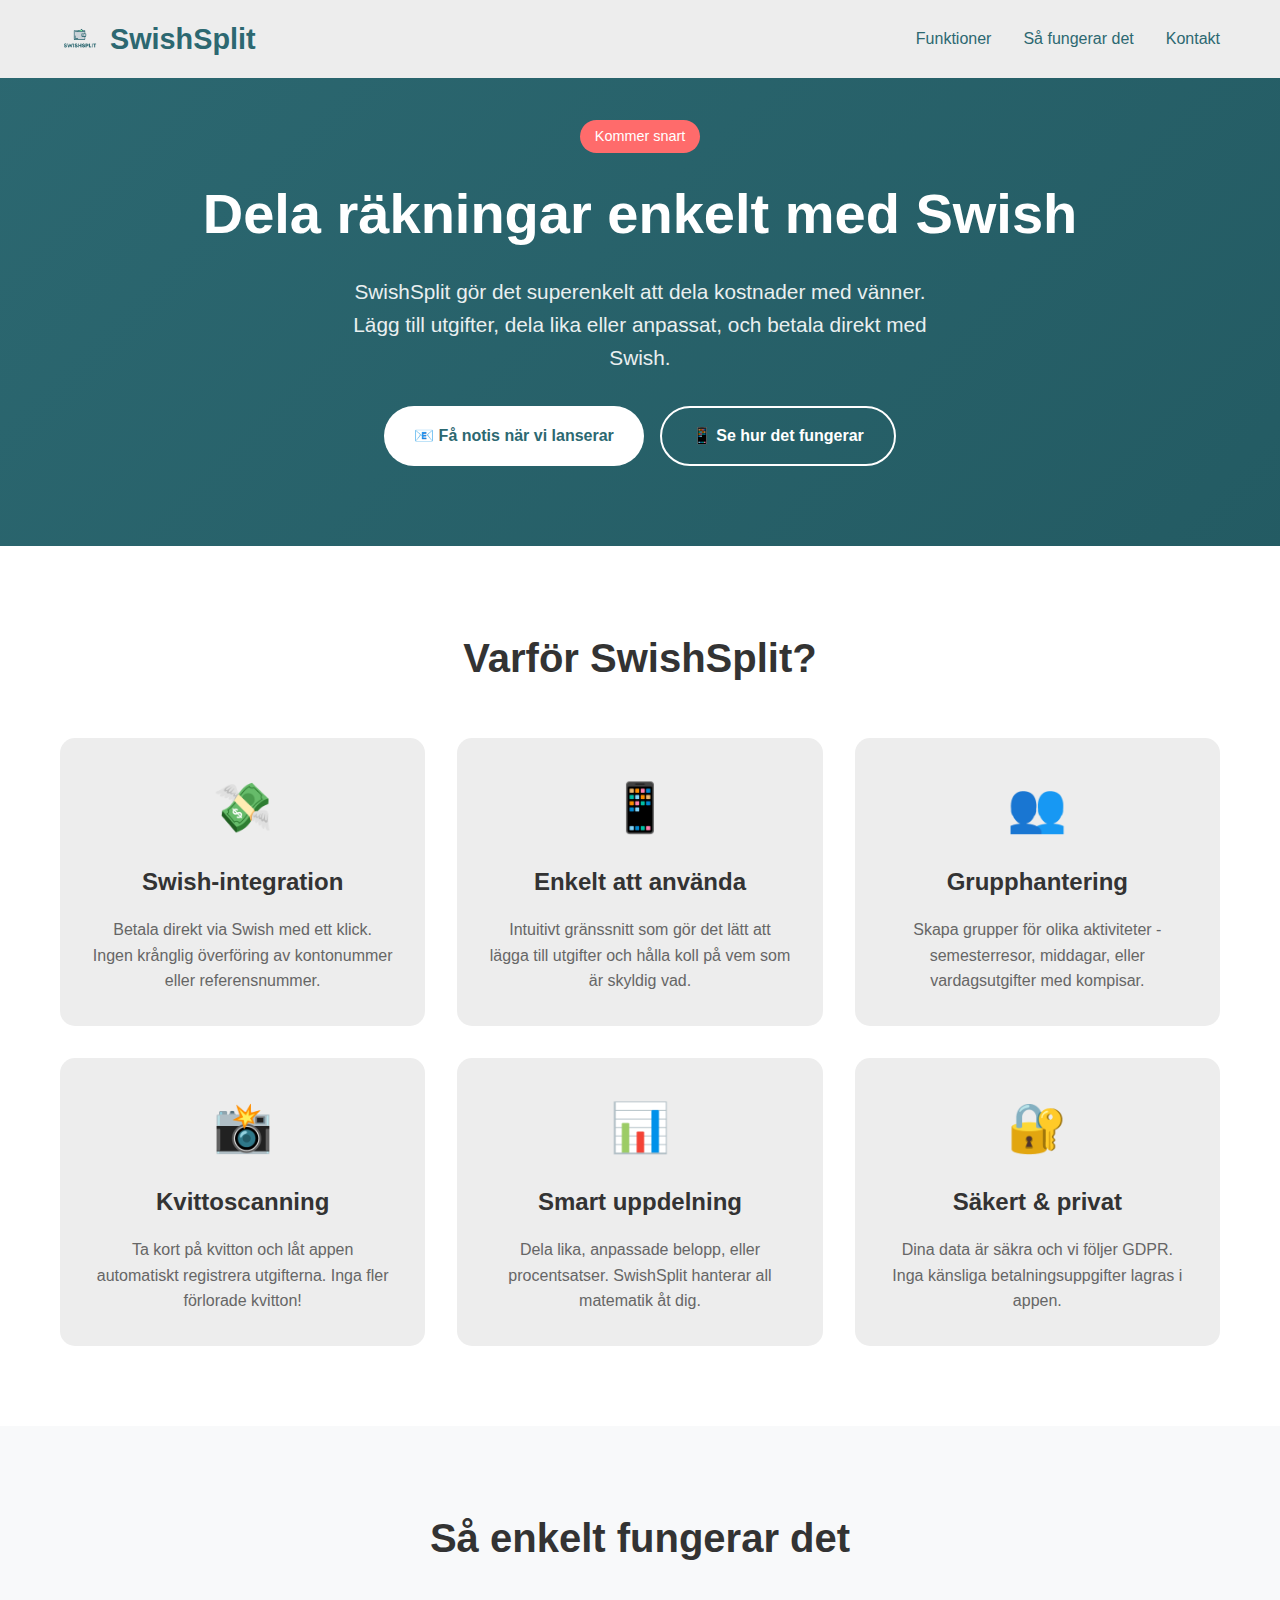
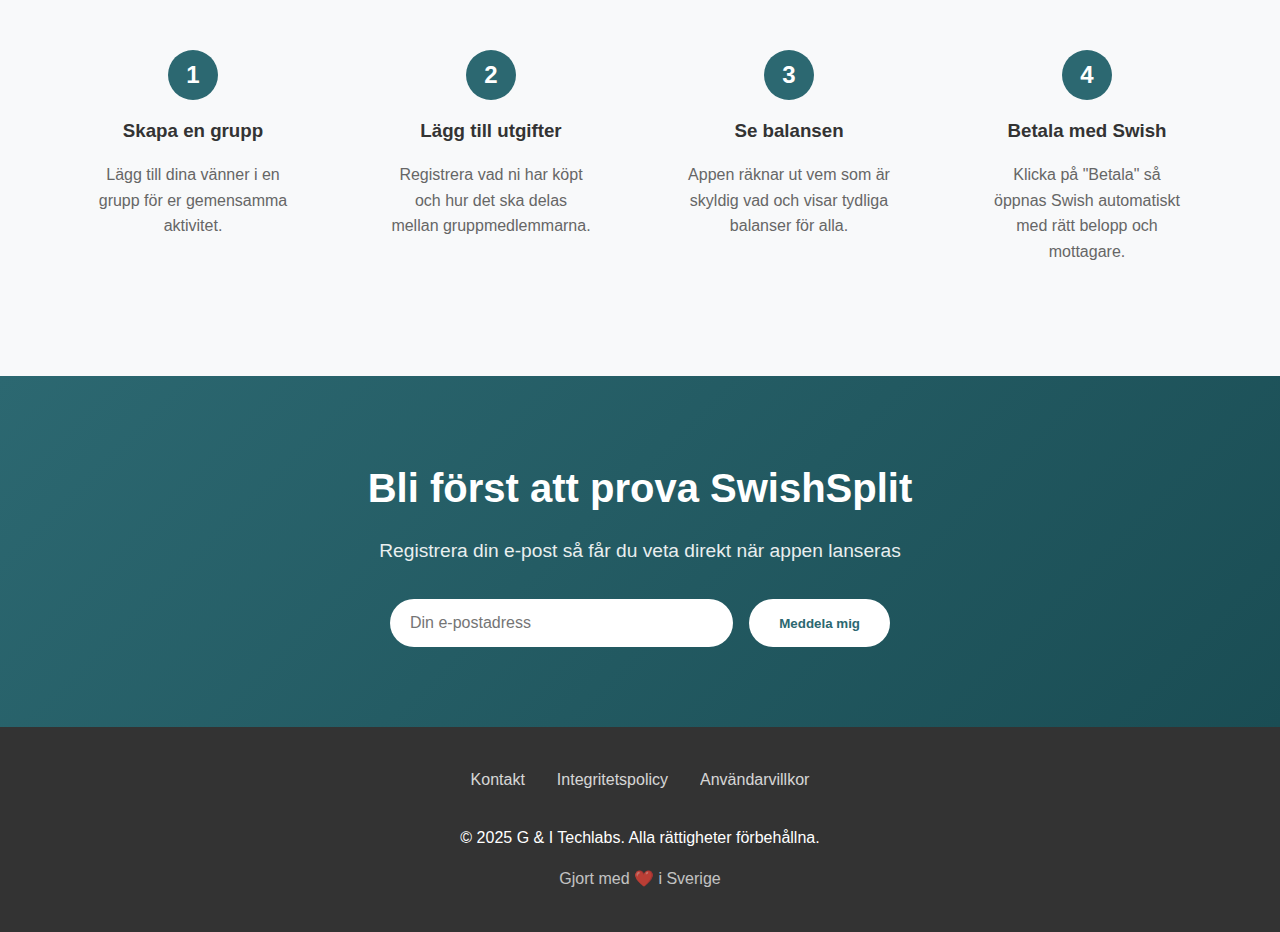
<file: index.html>
<!DOCTYPE html>
<html lang="sv">
<head>
    <meta charset="UTF-8">
    <meta name="viewport" content="width=device-width, initial-scale=1.0">
    <title>SwishSplit - Dela räkningar enkelt med Swish</title>
    <meta name="description" content="SwishSplit gör det enkelt att dela räkningar och kostnader med vänner. Integrera med Swish för snabba betalningar.">
    <meta name="keywords" content="dela räkningar, swish, kostnader, vänner, app, sverige">
    
    <!-- Open Graph -->
    <meta property="og:title" content="SwishSplit - Dela räkningar enkelt med Swish">
    <meta property="og:description" content="Den smarta appen för att dela kostnader med vänner i Sverige">
    <meta property="og:type" content="website">
    <meta property="og:url" content="https://swishsplit.se">
    <link rel="stylesheet" href="styles.css">
    
    <style>
        /* Inline styles for email signup success message only */
    </style>
</head>
<body>
    <!-- Header -->
    <header>
        <nav class="container">
            <a href="#" class="logo">
                <img src="logo.png" alt="SwishSplit Logo">
                <span class="logo-text">SwishSplit</span>
            </a>
            <ul class="nav-links">
                <li><a href="#funktioner">Funktioner</a></li>
                <li><a href="#hur-det-fungerar">Så fungerar det</a></li>
                <li><a href="#kontakt">Kontakt</a></li>
            </ul>
        </nav>
    </header>

    <!-- Hero Section -->
    <section class="hero">
        <div class="container">
            <div class="coming-soon">Kommer snart</div>
            <h1>Dela räkningar enkelt med Swish</h1>
            <p>SwishSplit gör det superenkelt att dela kostnader med vänner. Lägg till utgifter, dela lika eller anpassat, och betala direkt med Swish.</p>
            
            <div class="cta-buttons">
                <a href="#email-signup" class="btn btn-primary">
                    📧 Få notis när vi lanserar
                </a>
                <a href="#hur-det-fungerar" class="btn btn-secondary">
                    📱 Se hur det fungerar
                </a>
            </div>
        </div>
    </section>

    <!-- Features Section -->
    <section class="features" id="funktioner">
        <div class="container">
            <h2>Varför SwishSplit?</h2>
            <div class="features-grid">
                <div class="feature-card">
                    <div class="feature-icon">💸</div>
                    <h3>Swish-integration</h3>
                    <p>Betala direkt via Swish med ett klick. Ingen krånglig överföring av kontonummer eller referensnummer.</p>
                </div>
                
                <div class="feature-card">
                    <div class="feature-icon">📱</div>
                    <h3>Enkelt att använda</h3>
                    <p>Intuitivt gränssnitt som gör det lätt att lägga till utgifter och hålla koll på vem som är skyldig vad.</p>
                </div>
                
                <div class="feature-card">
                    <div class="feature-icon">👥</div>
                    <h3>Grupphantering</h3>
                    <p>Skapa grupper för olika aktiviteter - semesterresor, middagar, eller vardagsutgifter med kompisar.</p>
                </div>
                
                <div class="feature-card">
                    <div class="feature-icon">📸</div>
                    <h3>Kvittoscanning</h3>
                    <p>Ta kort på kvitton och låt appen automatiskt registrera utgifterna. Inga fler förlorade kvitton!</p>
                </div>
                
                <div class="feature-card">
                    <div class="feature-icon">📊</div>
                    <h3>Smart uppdelning</h3>
                    <p>Dela lika, anpassade belopp, eller procentsatser. SwishSplit hanterar all matematik åt dig.</p>
                </div>
                
                <div class="feature-card">
                    <div class="feature-icon">🔐</div>
                    <h3>Säkert & privat</h3>
                    <p>Dina data är säkra och vi följer GDPR. Inga känsliga betalningsuppgifter lagras i appen.</p>
                </div>
            </div>
        </div>
    </section>

    <!-- How it works -->
    <section class="how-it-works" id="hur-det-fungerar">
        <div class="container">
            <h2>Så enkelt fungerar det</h2>
            <div class="steps">
                <div class="step">
                    <div class="step-number">1</div>
                    <h3>Skapa en grupp</h3>
                    <p>Lägg till dina vänner i en grupp för er gemensamma aktivitet.</p>
                </div>
                
                <div class="step">
                    <div class="step-number">2</div>
                    <h3>Lägg till utgifter</h3>
                    <p>Registrera vad ni har köpt och hur det ska delas mellan gruppmedlemmarna.</p>
                </div>
                
                <div class="step">
                    <div class="step-number">3</div>
                    <h3>Se balansen</h3>
                    <p>Appen räknar ut vem som är skyldig vad och visar tydliga balanser för alla.</p>
                </div>
                
                <div class="step">
                    <div class="step-number">4</div>
                    <h3>Betala med Swish</h3>
                    <p>Klicka på "Betala" så öppnas Swish automatiskt med rätt belopp och mottagare.</p>
                </div>
            </div>
        </div>
    </section>

    <!-- Email Signup -->
    <section class="email-signup" id="email-signup">
        <div class="container">
            <h2>Bli först att prova SwishSplit</h2>
            <p>Registrera din e-post så får du veta direkt när appen lanseras</p>
            
            <form class="email-form" action="https://formspree.io/f/xvgrkgew" method="POST">
                <input type="email" name="email" class="email-input" placeholder="Din e-postadress" required>
                <input type="hidden" name="_subject" value="Ny registrering för SwishSplit!">
                <input type="hidden" name="_next" value="https://swishsplit.se?thanks=1">
                <button type="submit" class="email-submit">Meddela mig</button>
            </form>
            
            <div id="signup-message" style="margin-top: 1rem; display: none;"></div>
        </div>
    </section>

    <!-- Footer -->
    <footer id="kontakt">
        <div class="container">
            <div class="footer-links">
                <a href="mailto:hej@swishsplit.se">Kontakt</a>
                <a href="#privacy">Integritetspolicy</a>
                <a href="#terms">Användarvillkor</a>
            </div>
            <p>&copy; 2025 G & I Techlabs. Alla rättigheter förbehållna.</p>
            <p style="opacity: 0.7; margin-top: 1rem;">Gjort med ❤️ i Sverige</p>
        </div>
    </footer>

    <script>
        // Email signup handler
        function handleEmailSignup(event) {
            event.preventDefault();
            const email = event.target.querySelector('.email-input').value;
            const messageDiv = document.getElementById('signup-message');
            
            // Here you would typically send to your backend
            // For now, just show a success message
            messageDiv.style.display = 'block';
            messageDiv.innerHTML = `<p style="color: white; background: rgba(255,255,255,0.2); padding: 1rem; border-radius: 10px;">Tack! Vi hör av oss när SwishSplit lanseras 🚀</p>`;
            
            event.target.reset();
            
            // Optional: Save to localStorage for now
            localStorage.setItem('swishsplit_email', email);
            console.log('Email saved:', email);
        }

        // Smooth scrolling for anchor links
        document.querySelectorAll('a[href^="#"]').forEach(anchor => {
            anchor.addEventListener('click', function (e) {
                e.preventDefault();
                const target = document.querySelector(this.getAttribute('href'));
                if (target) {
                    target.scrollIntoView({
                        behavior: 'smooth',
                        block: 'start'
                    });
                }
            });
        });

        // Add some basic analytics tracking
        window.addEventListener('load', function() {
            console.log('SwishSplit landing page loaded');
            // Add your analytics code here when ready
        });

        // Add this script to show thank you message
        if (window.location.search.includes('thanks=1')) {
            document.getElementById('signup-message').style.display = 'block';
            document.getElementById('signup-message').innerHTML = 
                '<p style="color: white; background: rgba(255,255,255,0.2); padding: 1rem; border-radius: 10px;">Tack! Vi hör av oss när SwishSplit lanseras 🚀</p>';
        }
    </script>
</body>
</html>
</file>
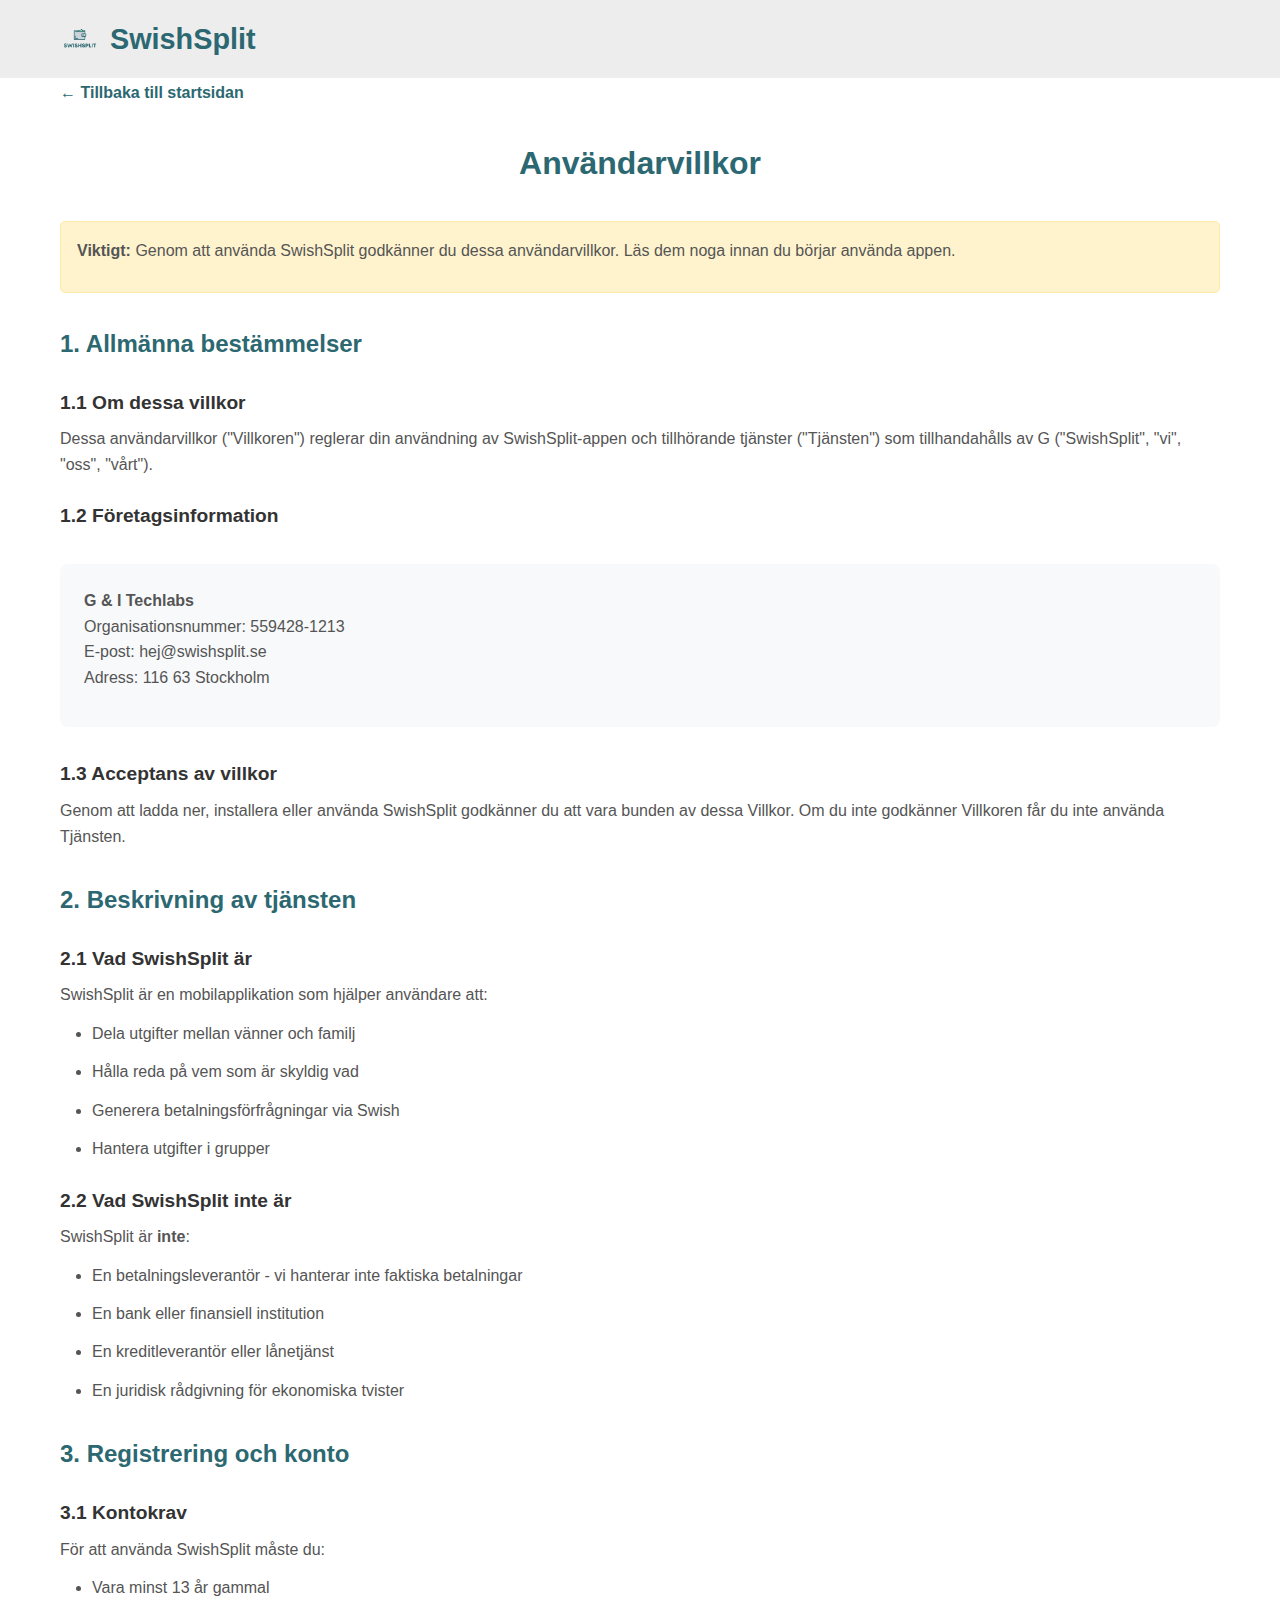
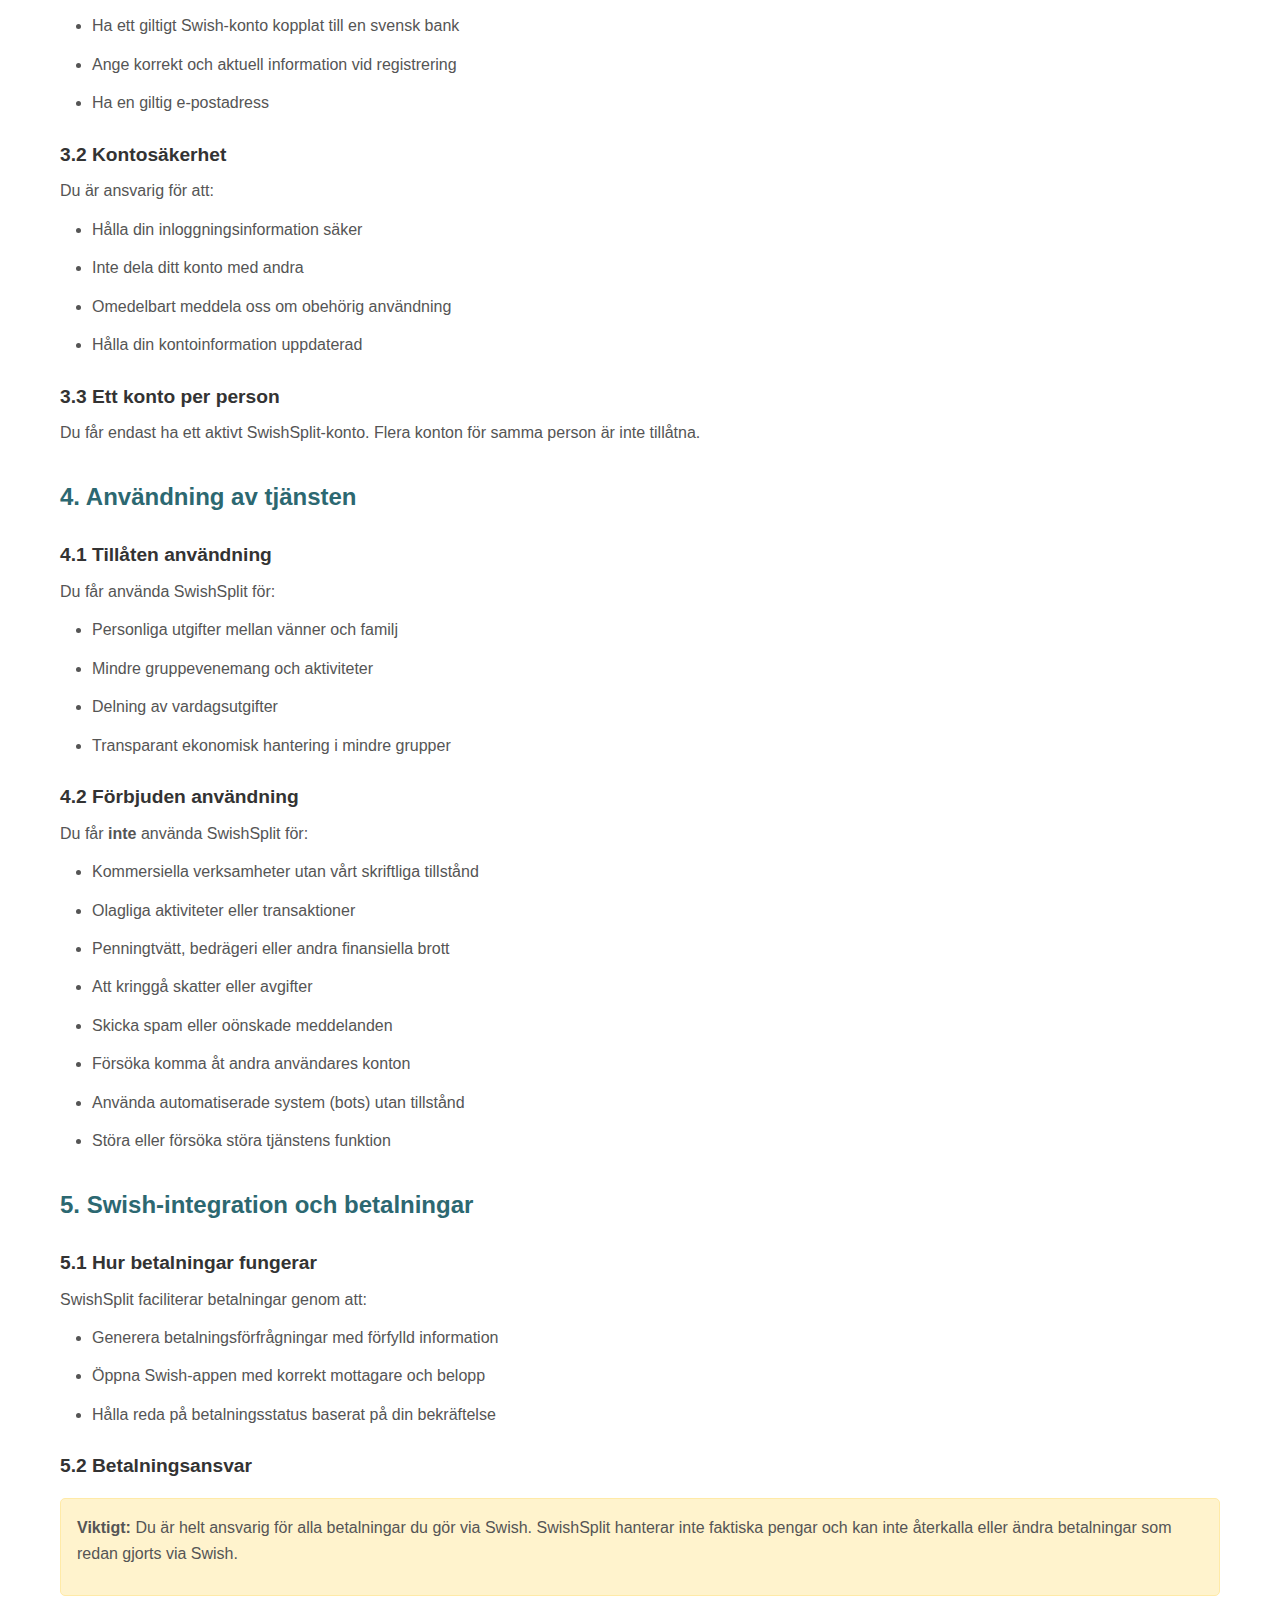
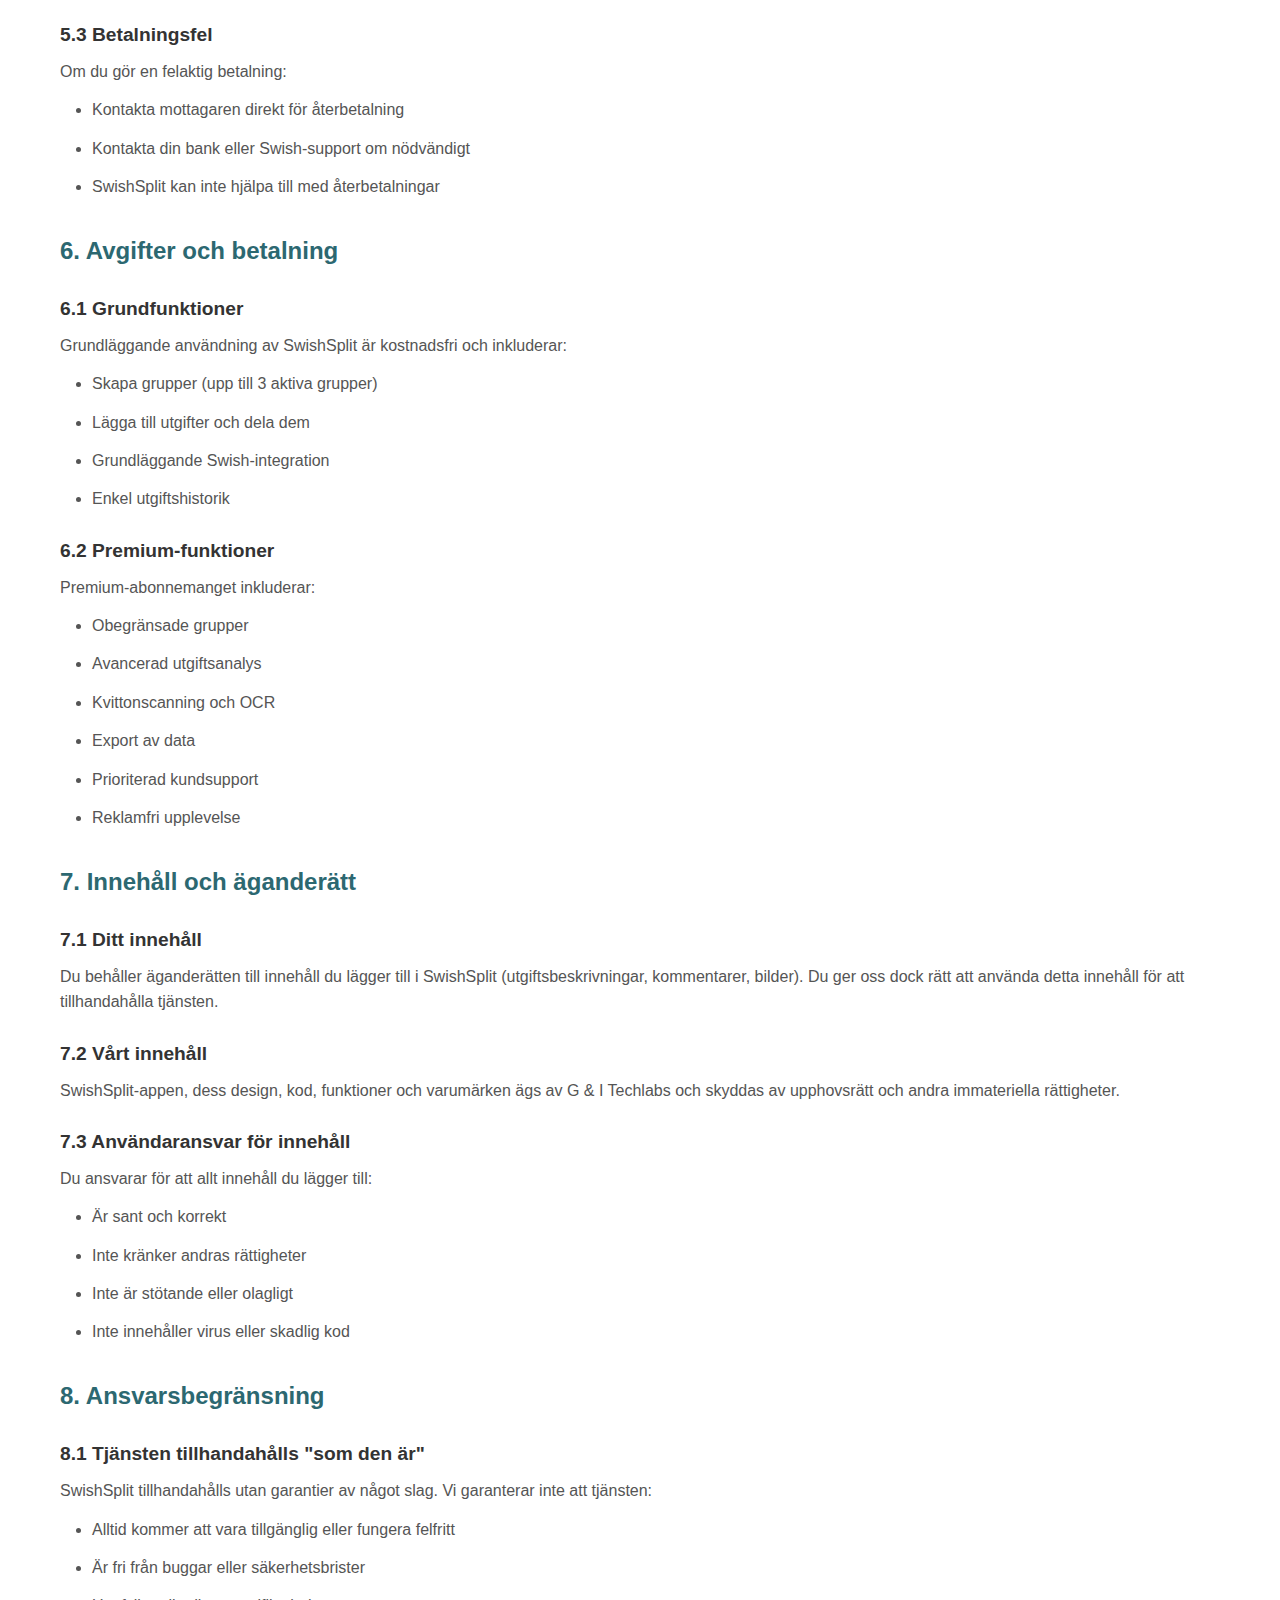
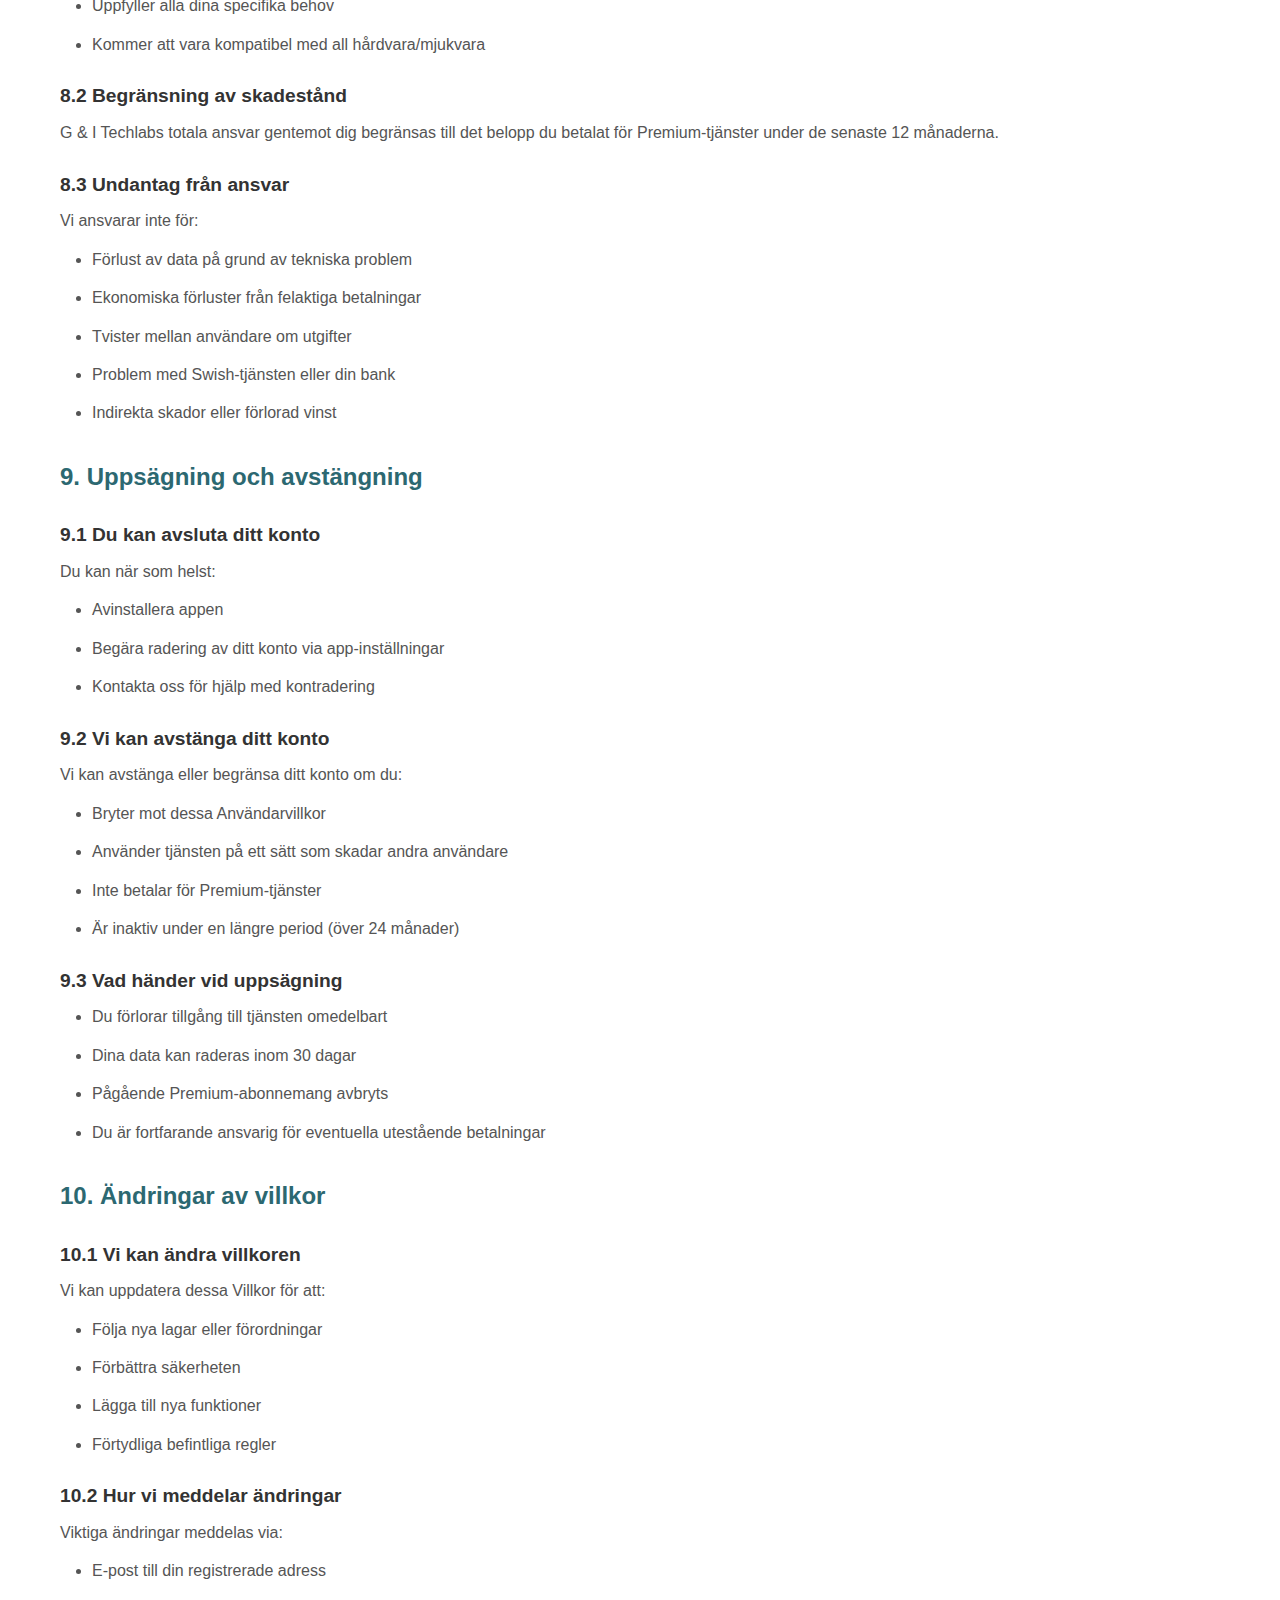
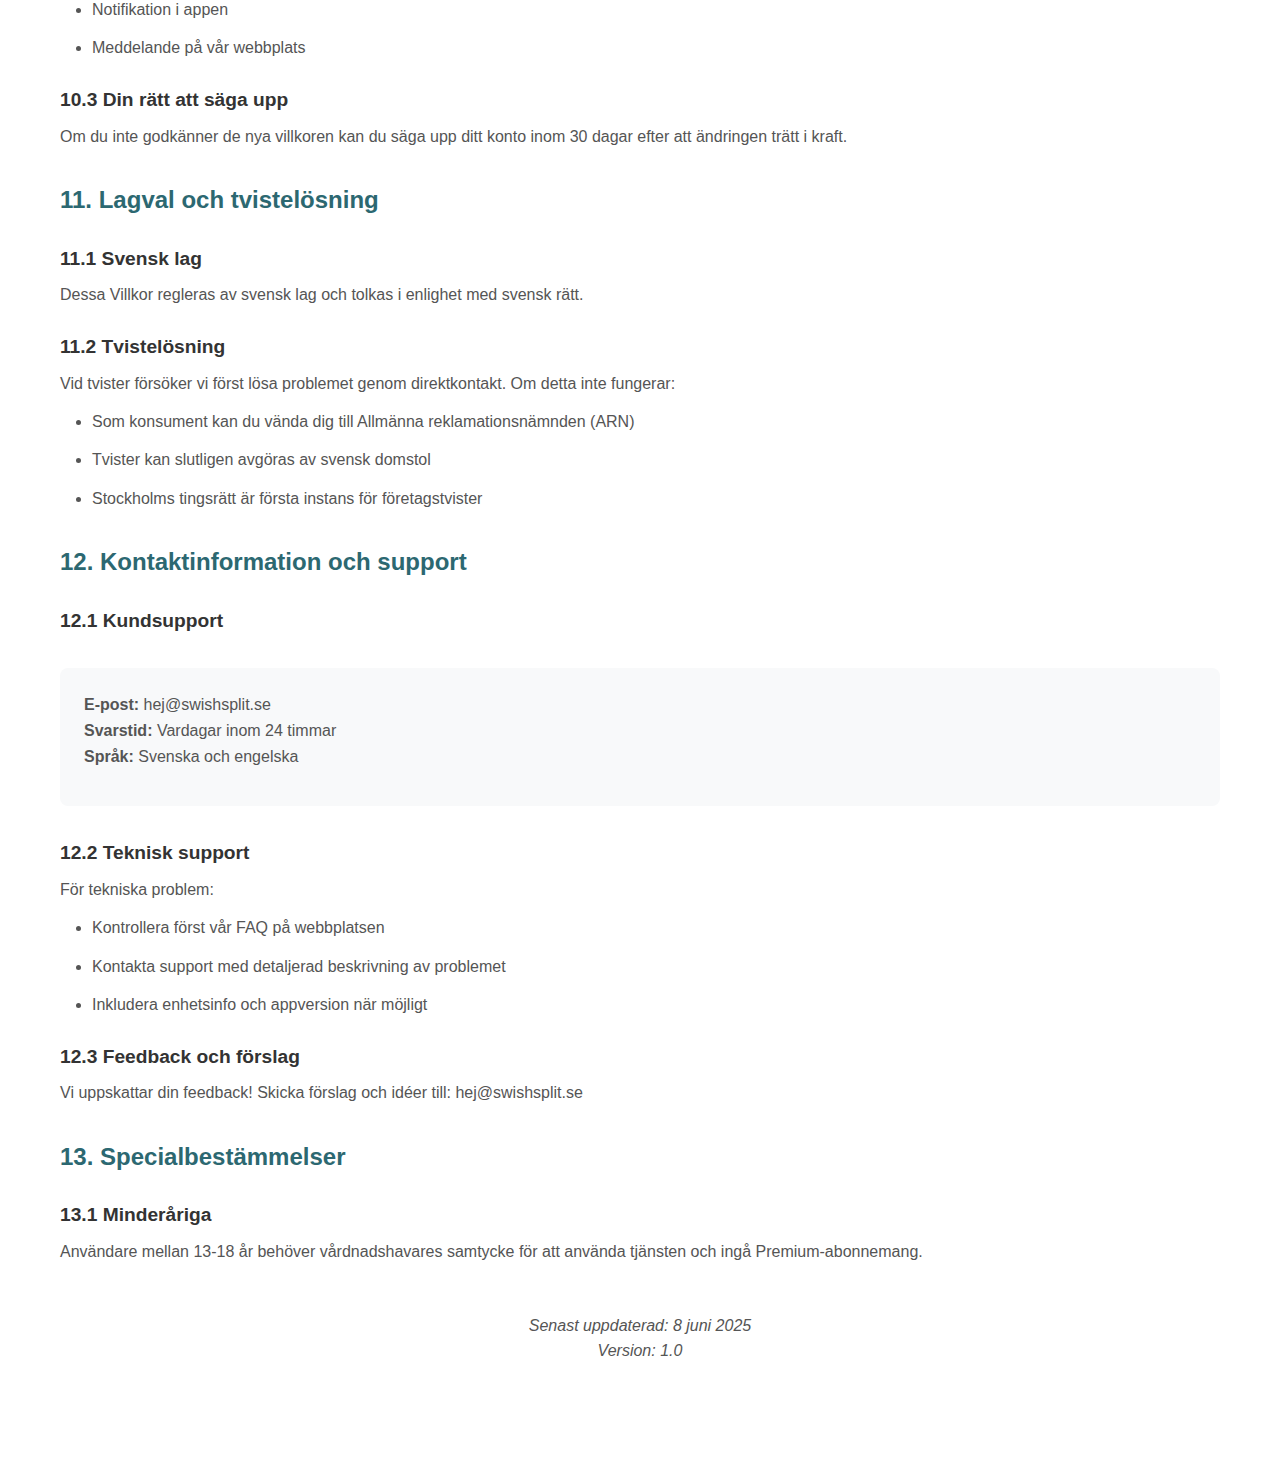
<file: anvandarvillkor.html>
<!DOCTYPE html>
<html lang="sv">
<head>
    <meta charset="UTF-8">
    <meta name="viewport" content="width=device-width, initial-scale=1.0">
    <title>Användarvillkor - SwishSplit</title>
    <link rel="stylesheet" href="styles.css">
    <style>
        .legal-content {
            background: white;
            padding: 80px 0;
            min-height: 100vh;
        }
        
        .legal-content h1 {
            color: #2c6871;
            margin-bottom: 2rem;
            text-align: center;
        }
        
        .legal-content h2 {
            color: #2c6871;
            margin: 2rem 0 1rem 0;
            font-size: 1.5rem;
        }
        
        .legal-content h3 {
            color: #333;
            margin: 1.5rem 0 0.5rem 0;
            font-size: 1.2rem;
        }
        
        .legal-content p, .legal-content li {
            margin-bottom: 0.8rem;
            line-height: 1.6;
            color: #555;
        }
        
        .legal-content ul {
            margin-left: 2rem;
            margin-bottom: 1rem;
        }
        
        .back-link {
            display: inline-block;
            margin-bottom: 2rem;
            color: #2c6871;
            text-decoration: none;
            font-weight: 600;
        }
        
        .back-link:hover {
            text-decoration: underline;
        }
        
        .contact-info {
            background: #f8f9fa;
            padding: 1.5rem;
            border-radius: 8px;
            margin: 2rem 0;
        }
        
        .important-notice {
            background: #fff3cd;
            border: 1px solid #ffeaa7;
            padding: 1rem;
            border-radius: 5px;
            margin: 1rem 0;
        }
        
        .last-updated {
            font-style: italic;
            color: #666;
            text-align: center;
            margin-top: 3rem;
        }
    </style>
</head>
<body>
    <header>
        <nav class="container">
            <a href="index.html" class="logo">
                <img src="logo.png" alt="SwishSplit Logo">
                <span class="logo-text">SwishSplit</span>
            </a>
        </nav>
    </header>

    <main class="legal-content">
        <div class="container">
            <a href="index.html" class="back-link">← Tillbaka till startsidan</a>
            
            <h1>Användarvillkor</h1>

            <div class="important-notice">
                <p><strong>Viktigt:</strong> Genom att använda SwishSplit godkänner du dessa användarvillkor. Läs dem noga innan du börjar använda appen.</p>
            </div>

            <h2>1. Allmänna bestämmelser</h2>
            
            <h3>1.1 Om dessa villkor</h3>
            <p>Dessa användarvillkor ("Villkoren") reglerar din användning av SwishSplit-appen och tillhörande tjänster ("Tjänsten") som tillhandahålls av G  ("SwishSplit", "vi", "oss", "vårt").</p>

            <h3>1.2 Företagsinformation</h3>
            <div class="contact-info">
                <p><strong>G & I Techlabs</strong><br>
                Organisationsnummer: 559428-1213<br>
                E-post: hej@swishsplit.se<br>
                Adress: 116 63 Stockholm</p>
            </div>

            <h3>1.3 Acceptans av villkor</h3>
            <p>Genom att ladda ner, installera eller använda SwishSplit godkänner du att vara bunden av dessa Villkor. Om du inte godkänner Villkoren får du inte använda Tjänsten.</p>

            <h2>2. Beskrivning av tjänsten</h2>
            
            <h3>2.1 Vad SwishSplit är</h3>
            <p>SwishSplit är en mobilapplikation som hjälper användare att:</p>
            <ul>
                <li>Dela utgifter mellan vänner och familj</li>
                <li>Hålla reda på vem som är skyldig vad</li>
                <li>Generera betalningsförfrågningar via Swish</li>
                <li>Hantera utgifter i grupper</li>
            </ul>

            <h3>2.2 Vad SwishSplit inte är</h3>
            <p>SwishSplit är <strong>inte</strong>:</p>
            <ul>
                <li>En betalningsleverantör - vi hanterar inte faktiska betalningar</li>
                <li>En bank eller finansiell institution</li>
                <li>En kreditleverantör eller lånetjänst</li>
                <li>En juridisk rådgivning för ekonomiska tvister</li>
            </ul>

            <h2>3. Registrering och konto</h2>
            
            <h3>3.1 Kontokrav</h3>
            <p>För att använda SwishSplit måste du:</p>
            <ul>
                <li>Vara minst 13 år gammal</li>
                <li>Ha ett giltigt Swish-konto kopplat till en svensk bank</li>
                <li>Ange korrekt och aktuell information vid registrering</li>
                <li>Ha en giltig e-postadress</li>
            </ul>

            <h3>3.2 Kontosäkerhet</h3>
            <p>Du är ansvarig för att:</p>
            <ul>
                <li>Hålla din inloggningsinformation säker</li>
                <li>Inte dela ditt konto med andra</li>
                <li>Omedelbart meddela oss om obehörig användning</li>
                <li>Hålla din kontoinformation uppdaterad</li>
            </ul>

            <h3>3.3 Ett konto per person</h3>
            <p>Du får endast ha ett aktivt SwishSplit-konto. Flera konton för samma person är inte tillåtna.</p>

            <h2>4. Användning av tjänsten</h2>
            
            <h3>4.1 Tillåten användning</h3>
            <p>Du får använda SwishSplit för:</p>
            <ul>
                <li>Personliga utgifter mellan vänner och familj</li>
                <li>Mindre gruppevenemang och aktiviteter</li>
                <li>Delning av vardagsutgifter</li>
                <li>Transparant ekonomisk hantering i mindre grupper</li>
            </ul>

            <h3>4.2 Förbjuden användning</h3>
            <p>Du får <strong>inte</strong> använda SwishSplit för:</p>
            <ul>
                <li>Kommersiella verksamheter utan vårt skriftliga tillstånd</li>
                <li>Olagliga aktiviteter eller transaktioner</li>
                <li>Penningtvätt, bedrägeri eller andra finansiella brott</li>
                <li>Att kringgå skatter eller avgifter</li>
                <li>Skicka spam eller oönskade meddelanden</li>
                <li>Försöka komma åt andra användares konton</li>
                <li>Använda automatiserade system (bots) utan tillstånd</li>
                <li>Störa eller försöka störa tjänstens funktion</li>
            </ul>

            <h2>5. Swish-integration och betalningar</h2>
            
            <h3>5.1 Hur betalningar fungerar</h3>
            <p>SwishSplit faciliterar betalningar genom att:</p>
            <ul>
                <li>Generera betalningsförfrågningar med förfylld information</li>
                <li>Öppna Swish-appen med korrekt mottagare och belopp</li>
                <li>Hålla reda på betalningsstatus baserat på din bekräftelse</li>
            </ul>

            <h3>5.2 Betalningsansvar</h3>
            <div class="important-notice">
                <p><strong>Viktigt:</strong> Du är helt ansvarig för alla betalningar du gör via Swish. SwishSplit hanterar inte faktiska pengar och kan inte återkalla eller ändra betalningar som redan gjorts via Swish.</p>
            </div>

            <h3>5.3 Betalningsfel</h3>
            <p>Om du gör en felaktig betalning:</p>
            <ul>
                <li>Kontakta mottagaren direkt för återbetalning</li>
                <li>Kontakta din bank eller Swish-support om nödvändigt</li>
                <li>SwishSplit kan inte hjälpa till med återbetalningar</li>
            </ul>

            <h2>6. Avgifter och betalning</h2>
            
            <h3>6.1 Grundfunktioner</h3>
            <p>Grundläggande användning av SwishSplit är kostnadsfri och inkluderar:</p>
            <ul>
                <li>Skapa grupper (upp till 3 aktiva grupper)</li>
                <li>Lägga till utgifter och dela dem</li>
                <li>Grundläggande Swish-integration</li>
                <li>Enkel utgiftshistorik</li>
            </ul>

            <h3>6.2 Premium-funktioner</h3>
            <p>Premium-abonnemanget inkluderar:</p>
            <ul>
                <li>Obegränsade grupper</li>
                <li>Avancerad utgiftsanalys</li>
                <li>Kvittonscanning och OCR</li>
                <li>Export av data</li>
                <li>Prioriterad kundsupport</li>
                <li>Reklamfri upplevelse</li>
            </ul>
            <!--
            <h3>6.3 Betalningsvillkor för Premium</h3>
            <ul>
                <li>Månadsavgift: 49 SEK/månad</li>
                <li>Årsavgift: 299 SEK/år (spara 289 SEK)</li>
                <li>Automatisk förnyelse om inte uppsagt</li>
                <li>14 dagar gratis provalperiod för nya användare</li>
                <li>Uppsägning kan göras när som helst via app-inställningar</li>
            </ul> -->

            <h2>7. Innehåll och äganderätt</h2>
            
            <h3>7.1 Ditt innehåll</h3>
            <p>Du behåller äganderätten till innehåll du lägger till i SwishSplit (utgiftsbeskrivningar, kommentarer, bilder). Du ger oss dock rätt att använda detta innehåll för att tillhandahålla tjänsten.</p>

            <h3>7.2 Vårt innehåll</h3>
            <p>SwishSplit-appen, dess design, kod, funktioner och varumärken ägs av G & I Techlabs och skyddas av upphovsrätt och andra immateriella rättigheter.</p>

            <h3>7.3 Användaransvar för innehåll</h3>
            <p>Du ansvarar för att allt innehåll du lägger till:</p>
            <ul>
                <li>Är sant och korrekt</li>
                <li>Inte kränker andras rättigheter</li>
                <li>Inte är stötande eller olagligt</li>
                <li>Inte innehåller virus eller skadlig kod</li>
            </ul>

            <h2>8. Ansvarsbegränsning</h2>
            
            <h3>8.1 Tjänsten tillhandahålls "som den är"</h3>
            <p>SwishSplit tillhandahålls utan garantier av något slag. Vi garanterar inte att tjänsten:</p>
            <ul>
                <li>Alltid kommer att vara tillgänglig eller fungera felfritt</li>
                <li>Är fri från buggar eller säkerhetsbrister</li>
                <li>Uppfyller alla dina specifika behov</li>
                <li>Kommer att vara kompatibel med all hårdvara/mjukvara</li>
            </ul>

            <h3>8.2 Begränsning av skadestånd</h3>
            <p>G & I Techlabs totala ansvar gentemot dig begränsas till det belopp du betalat för Premium-tjänster under de senaste 12 månaderna.</p>

            <h3>8.3 Undantag från ansvar</h3>
            <p>Vi ansvarar inte för:</p>
            <ul>
                <li>Förlust av data på grund av tekniska problem</li>
                <li>Ekonomiska förluster från felaktiga betalningar</li>
                <li>Tvister mellan användare om utgifter</li>
                <li>Problem med Swish-tjänsten eller din bank</li>
                <li>Indirekta skador eller förlorad vinst</li>
            </ul>

            <h2>9. Uppsägning och avstängning</h2>
            
            <h3>9.1 Du kan avsluta ditt konto</h3>
            <p>Du kan när som helst:</p>
            <ul>
                <li>Avinstallera appen</li>
                <li>Begära radering av ditt konto via app-inställningar</li>
                <li>Kontakta oss för hjälp med kontradering</li>
            </ul>

            <h3>9.2 Vi kan avstänga ditt konto</h3>
            <p>Vi kan avstänga eller begränsa ditt konto om du:</p>
            <ul>
                <li>Bryter mot dessa Användarvillkor</li>
                <li>Använder tjänsten på ett sätt som skadar andra användare</li>
                <li>Inte betalar för Premium-tjänster</li>
                <li>Är inaktiv under en längre period (över 24 månader)</li>
            </ul>

            <h3>9.3 Vad händer vid uppsägning</h3>
            <ul>
                <li>Du förlorar tillgång till tjänsten omedelbart</li>
                <li>Dina data kan raderas inom 30 dagar</li>
                <li>Pågående Premium-abonnemang avbryts</li>
                <li>Du är fortfarande ansvarig för eventuella utestående betalningar</li>
            </ul>

            <h2>10. Ändringar av villkor</h2>
            
            <h3>10.1 Vi kan ändra villkoren</h3>
            <p>Vi kan uppdatera dessa Villkor för att:</p>
            <ul>
                <li>Följa nya lagar eller förordningar</li>
                <li>Förbättra säkerheten</li>
                <li>Lägga till nya funktioner</li>
                <li>Förtydliga befintliga regler</li>
            </ul>

            <h3>10.2 Hur vi meddelar ändringar</h3>
            <p>Viktiga ändringar meddelas via:</p>
            <ul>
                <li>E-post till din registrerade adress</li>
                <li>Notifikation i appen</li>
                <li>Meddelande på vår webbplats</li>
            </ul>

            <h3>10.3 Din rätt att säga upp</h3>
            <p>Om du inte godkänner de nya villkoren kan du säga upp ditt konto inom 30 dagar efter att ändringen trätt i kraft.</p>

            <h2>11. Lagval och tvistelösning</h2>
            
            <h3>11.1 Svensk lag</h3>
            <p>Dessa Villkor regleras av svensk lag och tolkas i enlighet med svensk rätt.</p>

            <h3>11.2 Tvistelösning</h3>
            <p>Vid tvister försöker vi först lösa problemet genom direktkontakt. Om detta inte fungerar:</p>
            <ul>
                <li>Som konsument kan du vända dig till Allmänna reklamationsnämnden (ARN)</li>
                <li>Tvister kan slutligen avgöras av svensk domstol</li>
                <li>Stockholms tingsrätt är första instans för företagstvister</li>
            </ul>

            <h2>12. Kontaktinformation och support</h2>
            
            <h3>12.1 Kundsupport</h3>
            <div class="contact-info">
                <p><strong>E-post:</strong> hej@swishsplit.se<br>
                <strong>Svarstid:</strong> Vardagar inom 24 timmar<br>
                <strong>Språk:</strong> Svenska och engelska</p>
            </div>

            <h3>12.2 Teknisk support</h3>
            <p>För tekniska problem:</p>
            <ul>
                <li>Kontrollera först vår FAQ på webbplatsen</li>
                <li>Kontakta support med detaljerad beskrivning av problemet</li>
                <li>Inkludera enhetsinfo och appversion när möjligt</li>
            </ul>

            <h3>12.3 Feedback och förslag</h3>
            <p>Vi uppskattar din feedback! Skicka förslag och idéer till: hej@swishsplit.se</p>

            <h2>13. Specialbestämmelser</h2>
            
            <h3>13.1 Minderåriga</h3>
            <p>Användare mellan 13-18 år behöver vårdnadshavares samtycke för att använda tjänsten och ingå Premium-abonnemang.</p>

            <p class="last-updated">Senast uppdaterad: 8 juni 2025<br>
            Version: 1.0</p>
        </div>
    </main>
</body>
</html>
</file>
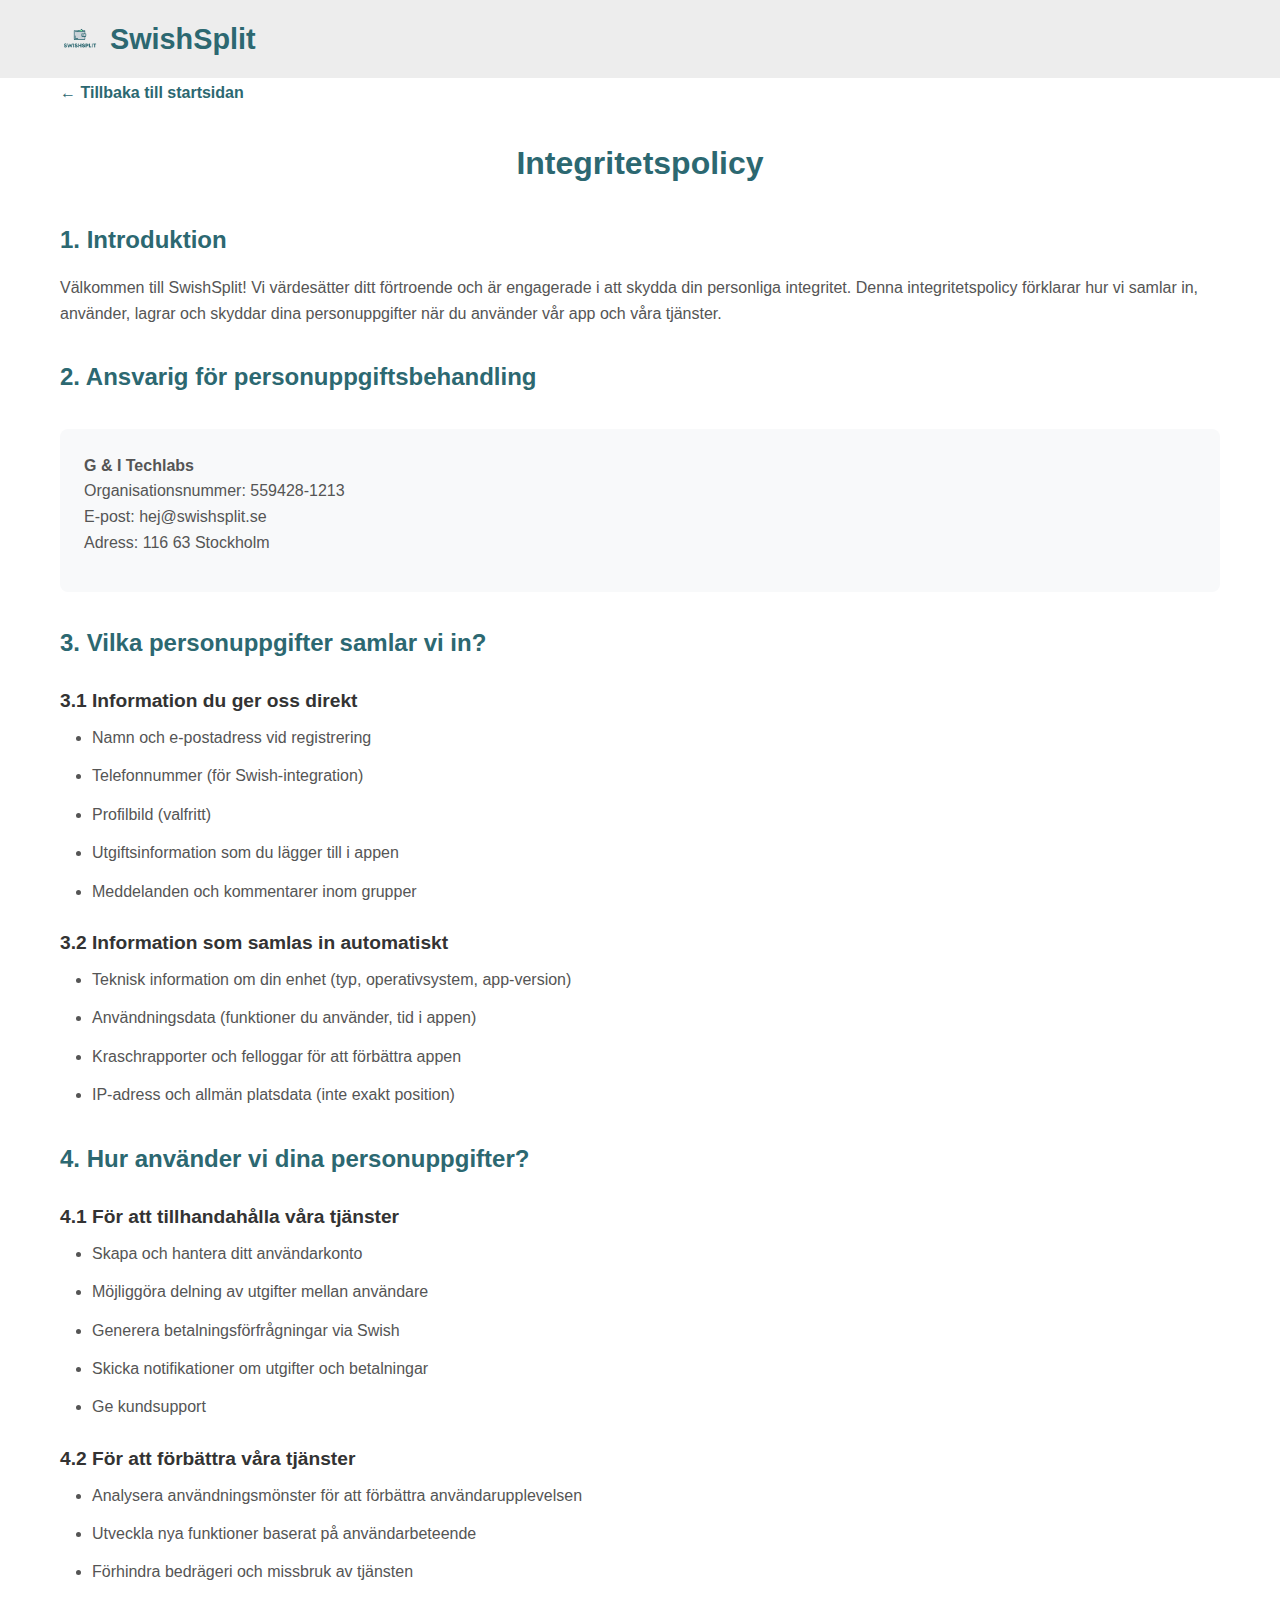
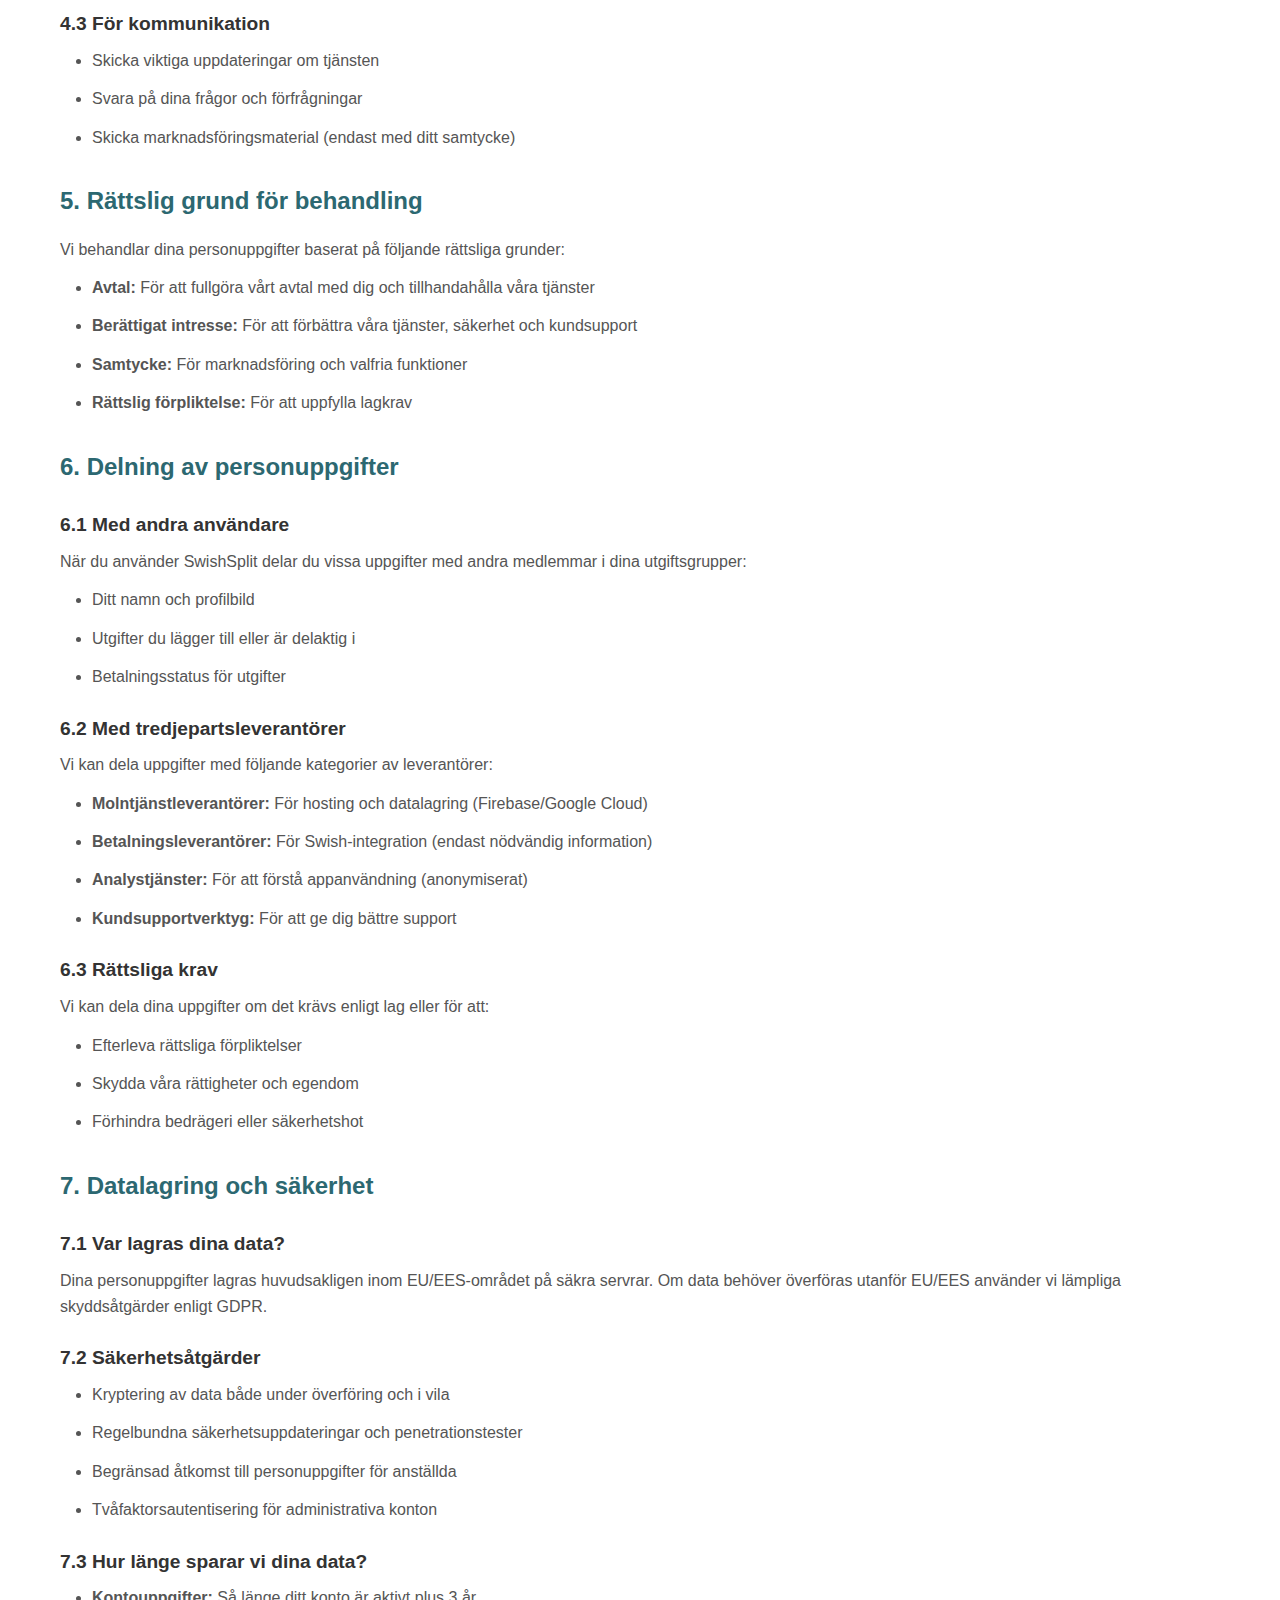
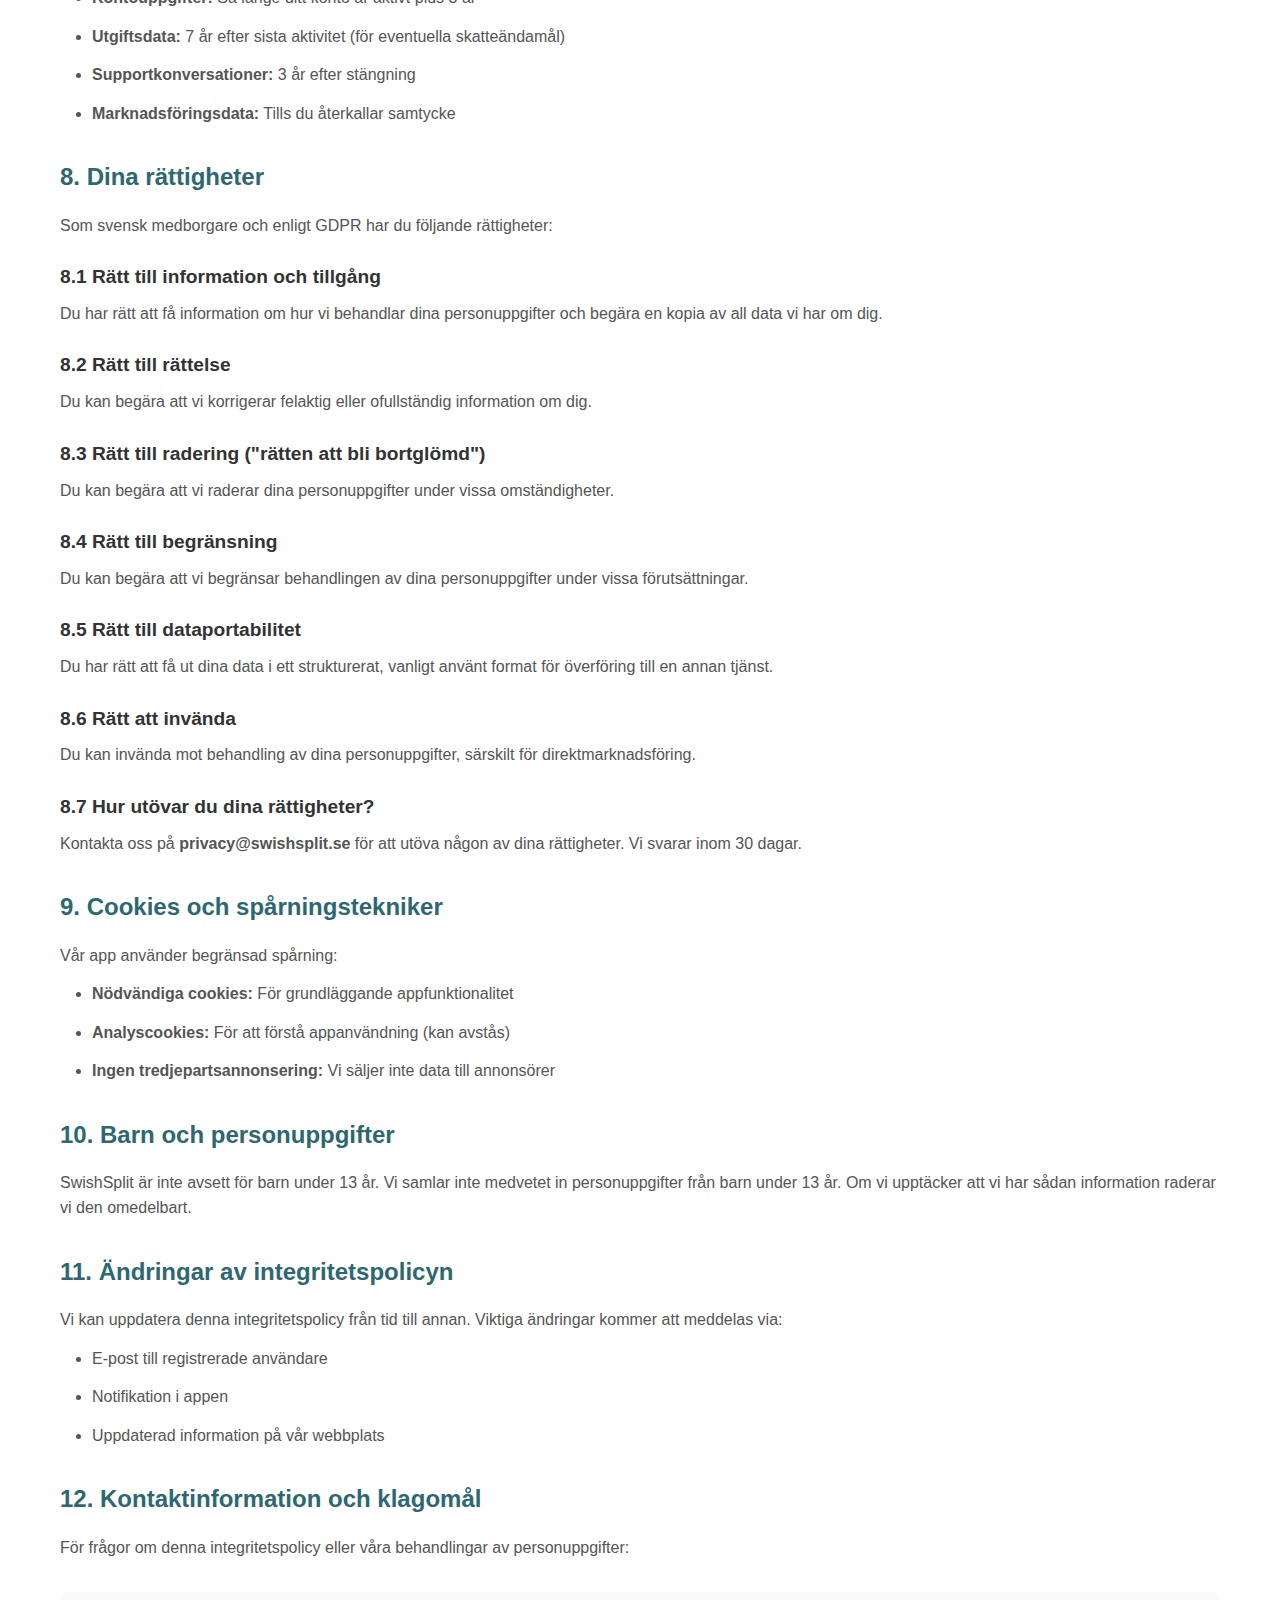
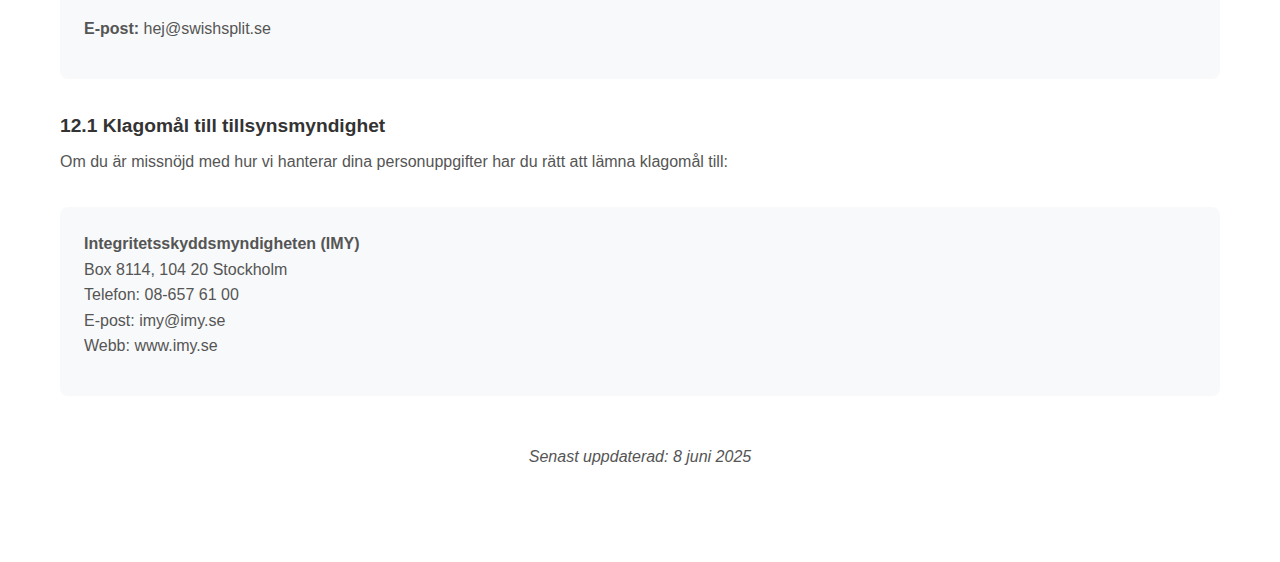
<file: integritetspolicy.html>
<!DOCTYPE html>
<html lang="sv">
<head>
    <meta charset="UTF-8">
    <meta name="viewport" content="width=device-width, initial-scale=1.0">
    <title>Integritetspolicy - SwishSplit</title>
    <link rel="stylesheet" href="styles.css">
    <style>
        .legal-content {
            background: white;
            padding: 80px 0;
            min-height: 100vh;
        }
        
        .legal-content h1 {
            color: #2c6871;
            margin-bottom: 2rem;
            text-align: center;
        }
        
        .legal-content h2 {
            color: #2c6871;
            margin: 2rem 0 1rem 0;
            font-size: 1.5rem;
        }
        
        .legal-content h3 {
            color: #333;
            margin: 1.5rem 0 0.5rem 0;
            font-size: 1.2rem;
        }
        
        .legal-content p, .legal-content li {
            margin-bottom: 0.8rem;
            line-height: 1.6;
            color: #555;
        }
        
        .legal-content ul {
            margin-left: 2rem;
            margin-bottom: 1rem;
        }
        
        .back-link {
            display: inline-block;
            margin-bottom: 2rem;
            color: #2c6871;
            text-decoration: none;
            font-weight: 600;
        }
        
        .back-link:hover {
            text-decoration: underline;
        }
        
        .contact-info {
            background: #f8f9fa;
            padding: 1.5rem;
            border-radius: 8px;
            margin: 2rem 0;
        }
        
        .last-updated {
            font-style: italic;
            color: #666;
            text-align: center;
            margin-top: 3rem;
        }
    </style>
</head>
<body>
    <header>
        <nav class="container">
            <a href="index.html" class="logo">
                <img src="logo.png" alt="SwishSplit Logo">
                <span class="logo-text">SwishSplit</span>
            </a>
        </nav>
    </header>

    <main class="legal-content">
        <div class="container">
            <a href="index.html" class="back-link">← Tillbaka till startsidan</a>
            
            <h1>Integritetspolicy</h1>

            <h2>1. Introduktion</h2>
            <p>Välkommen till SwishSplit! Vi värdesätter ditt förtroende och är engagerade i att skydda din personliga integritet. Denna integritetspolicy förklarar hur vi samlar in, använder, lagrar och skyddar dina personuppgifter när du använder vår app och våra tjänster.</p>

            <h2>2. Ansvarig för personuppgiftsbehandling</h2>
            <div class="contact-info">
                <p><strong>G & I Techlabs</strong><br>
                Organisationsnummer: 559428-1213<br>
                E-post: hej@swishsplit.se<br>
                Adress: 116 63 Stockholm</p>
            </div>

            <h2>3. Vilka personuppgifter samlar vi in?</h2>
            
            <h3>3.1 Information du ger oss direkt</h3>
            <ul>
                <li>Namn och e-postadress vid registrering</li>
                <li>Telefonnummer (för Swish-integration)</li>
                <li>Profilbild (valfritt)</li>
                <li>Utgiftsinformation som du lägger till i appen</li>
                <li>Meddelanden och kommentarer inom grupper</li>
            </ul>

            <h3>3.2 Information som samlas in automatiskt</h3>
            <ul>
                <li>Teknisk information om din enhet (typ, operativsystem, app-version)</li>
                <li>Användningsdata (funktioner du använder, tid i appen)</li>
                <li>Kraschrapporter och felloggar för att förbättra appen</li>
                <li>IP-adress och allmän platsdata (inte exakt position)</li>
            </ul>

            <h2>4. Hur använder vi dina personuppgifter?</h2>
            
            <h3>4.1 För att tillhandahålla våra tjänster</h3>
            <ul>
                <li>Skapa och hantera ditt användarkonto</li>
                <li>Möjliggöra delning av utgifter mellan användare</li>
                <li>Generera betalningsförfrågningar via Swish</li>
                <li>Skicka notifikationer om utgifter och betalningar</li>
                <li>Ge kundsupport</li>
            </ul>

            <h3>4.2 För att förbättra våra tjänster</h3>
            <ul>
                <li>Analysera användningsmönster för att förbättra användarupplevelsen</li>
                <li>Utveckla nya funktioner baserat på användarbeteende</li>
                <li>Förhindra bedrägeri och missbruk av tjänsten</li>
            </ul>

            <h3>4.3 För kommunikation</h3>
            <ul>
                <li>Skicka viktiga uppdateringar om tjänsten</li>
                <li>Svara på dina frågor och förfrågningar</li>
                <li>Skicka marknadsföringsmaterial (endast med ditt samtycke)</li>
            </ul>

            <h2>5. Rättslig grund för behandling</h2>
            <p>Vi behandlar dina personuppgifter baserat på följande rättsliga grunder:</p>
            <ul>
                <li><strong>Avtal:</strong> För att fullgöra vårt avtal med dig och tillhandahålla våra tjänster</li>
                <li><strong>Berättigat intresse:</strong> För att förbättra våra tjänster, säkerhet och kundsupport</li>
                <li><strong>Samtycke:</strong> För marknadsföring och valfria funktioner</li>
                <li><strong>Rättslig förpliktelse:</strong> För att uppfylla lagkrav</li>
            </ul>

            <h2>6. Delning av personuppgifter</h2>
            
            <h3>6.1 Med andra användare</h3>
            <p>När du använder SwishSplit delar du vissa uppgifter med andra medlemmar i dina utgiftsgrupper:</p>
            <ul>
                <li>Ditt namn och profilbild</li>
                <li>Utgifter du lägger till eller är delaktig i</li>
                <li>Betalningsstatus för utgifter</li>
            </ul>

            <h3>6.2 Med tredjepartsleverantörer</h3>
            <p>Vi kan dela uppgifter med följande kategorier av leverantörer:</p>
            <ul>
                <li><strong>Molntjänstleverantörer:</strong> För hosting och datalagring (Firebase/Google Cloud)</li>
                <li><strong>Betalningsleverantörer:</strong> För Swish-integration (endast nödvändig information)</li>
                <li><strong>Analystjänster:</strong> För att förstå appanvändning (anonymiserat)</li>
                <li><strong>Kundsupportverktyg:</strong> För att ge dig bättre support</li>
            </ul>

            <h3>6.3 Rättsliga krav</h3>
            <p>Vi kan dela dina uppgifter om det krävs enligt lag eller för att:</p>
            <ul>
                <li>Efterleva rättsliga förpliktelser</li>
                <li>Skydda våra rättigheter och egendom</li>
                <li>Förhindra bedrägeri eller säkerhetshot</li>
            </ul>

            <h2>7. Datalagring och säkerhet</h2>
            
            <h3>7.1 Var lagras dina data?</h3>
            <p>Dina personuppgifter lagras huvudsakligen inom EU/EES-området på säkra servrar. Om data behöver överföras utanför EU/EES använder vi lämpliga skyddsåtgärder enligt GDPR.</p>

            <h3>7.2 Säkerhetsåtgärder</h3>
            <ul>
                <li>Kryptering av data både under överföring och i vila</li>
                <li>Regelbundna säkerhetsuppdateringar och penetrationstester</li>
                <li>Begränsad åtkomst till personuppgifter för anställda</li>
                <li>Tvåfaktorsautentisering för administrativa konton</li>
            </ul>

            <h3>7.3 Hur länge sparar vi dina data?</h3>
            <ul>
                <li><strong>Kontouppgifter:</strong> Så länge ditt konto är aktivt plus 3 år</li>
                <li><strong>Utgiftsdata:</strong> 7 år efter sista aktivitet (för eventuella skatteändamål)</li>
                <li><strong>Supportkonversationer:</strong> 3 år efter stängning</li>
                <li><strong>Marknadsföringsdata:</strong> Tills du återkallar samtycke</li>
            </ul>

            <h2>8. Dina rättigheter</h2>
            <p>Som svensk medborgare och enligt GDPR har du följande rättigheter:</p>

            <h3>8.1 Rätt till information och tillgång</h3>
            <p>Du har rätt att få information om hur vi behandlar dina personuppgifter och begära en kopia av all data vi har om dig.</p>

            <h3>8.2 Rätt till rättelse</h3>
            <p>Du kan begära att vi korrigerar felaktig eller ofullständig information om dig.</p>

            <h3>8.3 Rätt till radering ("rätten att bli bortglömd")</h3>
            <p>Du kan begära att vi raderar dina personuppgifter under vissa omständigheter.</p>

            <h3>8.4 Rätt till begränsning</h3>
            <p>Du kan begära att vi begränsar behandlingen av dina personuppgifter under vissa förutsättningar.</p>

            <h3>8.5 Rätt till dataportabilitet</h3>
            <p>Du har rätt att få ut dina data i ett strukturerat, vanligt använt format för överföring till en annan tjänst.</p>

            <h3>8.6 Rätt att invända</h3>
            <p>Du kan invända mot behandling av dina personuppgifter, särskilt för direktmarknadsföring.</p>

            <h3>8.7 Hur utövar du dina rättigheter?</h3>
            <p>Kontakta oss på <strong>privacy@swishsplit.se</strong> för att utöva någon av dina rättigheter. Vi svarar inom 30 dagar.</p>

            <h2>9. Cookies och spårningstekniker</h2>
            <p>Vår app använder begränsad spårning:</p>
            <ul>
                <li><strong>Nödvändiga cookies:</strong> För grundläggande appfunktionalitet</li>
                <li><strong>Analyscookies:</strong> För att förstå appanvändning (kan avstås)</li>
                <li><strong>Ingen tredjepartsannonsering:</strong> Vi säljer inte data till annonsörer</li>
            </ul>

            <h2>10. Barn och personuppgifter</h2>
            <p>SwishSplit är inte avsett för barn under 13 år. Vi samlar inte medvetet in personuppgifter från barn under 13 år. Om vi upptäcker att vi har sådan information raderar vi den omedelbart.</p>

            <h2>11. Ändringar av integritetspolicyn</h2>
            <p>Vi kan uppdatera denna integritetspolicy från tid till annan. Viktiga ändringar kommer att meddelas via:</p>
            <ul>
                <li>E-post till registrerade användare</li>
                <li>Notifikation i appen</li>
                <li>Uppdaterad information på vår webbplats</li>
            </ul>

            <h2>12. Kontaktinformation och klagomål</h2>
            <p>För frågor om denna integritetspolicy eller våra behandlingar av personuppgifter:</p>
            
            <div class="contact-info">
                <p><strong>E-post:</strong> hej@swishsplit.se<br>
            </div>

            <h3>12.1 Klagomål till tillsynsmyndighet</h3>
            <p>Om du är missnöjd med hur vi hanterar dina personuppgifter har du rätt att lämna klagomål till:</p>
            
            <div class="contact-info">
                <p><strong>Integritetsskyddsmyndigheten (IMY)</strong><br>
                Box 8114, 104 20 Stockholm<br>
                Telefon: 08-657 61 00<br>
                E-post: imy@imy.se<br>
                Webb: www.imy.se</p>
            </div>

            <p class="last-updated">Senast uppdaterad: 8 juni 2025</p>
        </div>
    </main>
</body>
</html>
</file>
<file: styles.css>
* {
    margin: 0;
    padding: 0;
    box-sizing: border-box;
}

body {
    font-family: -apple-system, BlinkMacSystemFont, 'Segoe UI', Roboto, sans-serif;
    line-height: 1.6;
    color: #333;
    background: linear-gradient(135deg, #2c6871 0%, #1a4d54 100%);
    min-height: 100vh;
}

.container {
    max-width: 1200px;
    margin: 0 auto;
    padding: 0 20px;
}

/* Header */
header {
    background: #ededed;
    padding: 1rem 0;
    position: fixed;
    width: 100%;
    top: 0;
    z-index: 1000;
}

nav {
    display: flex;
    justify-content: space-between;
    align-items: center;
}

.logo {
    display: flex;
    align-items: center;
    gap: 10px;
    color: #2c6871;
    text-decoration: none;
}

.logo img {
    height: 40px;
    width: auto;
}

.logo-text {
    font-size: 1.8rem;
    font-weight: bold;
}

.nav-links {
    display: flex;
    list-style: none;
    gap: 2rem;
}

.nav-links a {
    color: #2c6871;
    text-decoration: none;
    transition: opacity 0.3s;
}

.nav-links a:hover {
    opacity: 0.8;
}

/* Hero Section */
.hero {
    padding: 120px 0 80px;
    text-align: center;
    color: white;
}

.hero h1 {
    font-size: 3.5rem;
    margin-bottom: 1rem;
    font-weight: 700;
}

.hero p {
    font-size: 1.3rem;
    margin-bottom: 2rem;
    opacity: 0.9;
    max-width: 600px;
    margin-left: auto;
    margin-right: auto;
}

.cta-buttons {
    display: flex;
    gap: 1rem;
    justify-content: center;
    flex-wrap: wrap;
    margin-top: 2rem;
}

.btn {
    padding: 15px 30px;
    border-radius: 50px;
    text-decoration: none;
    font-weight: 600;
    transition: all 0.3s;
    display: inline-flex;
    align-items: center;
    gap: 10px;
}

.btn-primary {
    background: white;
    color: #2c6871;
}

.btn-secondary {
    background: transparent;
    color: white;
    border: 2px solid white;
}

.btn:hover {
    transform: translateY(-2px);
    box-shadow: 0 10px 20px rgba(0,0,0,0.2);
}

/* Features Section */
.features {
    background: white;
    padding: 80px 0;
}

.features h2 {
    text-align: center;
    font-size: 2.5rem;
    margin-bottom: 3rem;
    color: #333;
}

.features-grid {
    display: grid;
    grid-template-columns: repeat(auto-fit, minmax(300px, 1fr));
    gap: 2rem;
    margin-top: 2rem;
}

.feature-card {
    text-align: center;
    padding: 2rem;
    border-radius: 15px;
    background: #ededed;
    transition: transform 0.3s;
}

.feature-card:hover {
    transform: translateY(-5px);
}

.feature-icon {
    font-size: 3rem;
    margin-bottom: 1rem;
}

.feature-card h3 {
    font-size: 1.5rem;
    margin-bottom: 1rem;
    color: #333;
}

.feature-card p {
    color: #666;
    line-height: 1.6;
}

/* How it works */
.how-it-works {
    background: #f8f9fa;
    padding: 80px 0;
}

.how-it-works h2 {
    text-align: center;
    font-size: 2.5rem;
    margin-bottom: 3rem;
    color: #333;
}

.steps {
    display: grid;
    grid-template-columns: repeat(auto-fit, minmax(250px, 1fr));
    gap: 2rem;
    margin-top: 2rem;
}

.step {
    text-align: center;
    padding: 2rem;
}

.step-number {
    background: #2c6871;
    color: white;
    width: 50px;
    height: 50px;
    border-radius: 50%;
    display: flex;
    align-items: center;
    justify-content: center;
    font-size: 1.5rem;
    font-weight: bold;
    margin: 0 auto 1rem;
}

.step h3 {
    margin-bottom: 1rem;
    color: #333;
}

.step p {
    color: #666;
}

/* Email Signup */
.email-signup {
    background: linear-gradient(135deg, #2c6871 0%, #1a4d54 100%);
    padding: 80px 0;
    text-align: center;
    color: white;
}

.email-signup h2 {
    font-size: 2.5rem;
    margin-bottom: 1rem;
}

.email-signup p {
    font-size: 1.2rem;
    margin-bottom: 2rem;
    opacity: 0.9;
}

.email-form {
    display: flex;
    gap: 1rem;
    justify-content: center;
    flex-wrap: wrap;
    max-width: 500px;
    margin: 0 auto;
}

.email-input {
    flex: 1;
    min-width: 250px;
    padding: 15px 20px;
    border: none;
    border-radius: 50px;
    font-size: 1rem;
}

.email-submit {
    background: white;
    color: #2c6871;
    border: none;
    padding: 15px 30px;
    border-radius: 50px;
    font-weight: 600;
    cursor: pointer;
    transition: all 0.3s;
}

.email-submit:hover {
    transform: translateY(-2px);
    box-shadow: 0 5px 15px rgba(0,0,0,0.2);
}

/* Footer */
footer {
    background: #333;
    color: white;
    padding: 40px 0;
    text-align: center;
}

.footer-links {
    display: flex;
    justify-content: center;
    gap: 2rem;
    margin-bottom: 2rem;
    flex-wrap: wrap;
}

.footer-links a {
    color: white;
    text-decoration: none;
    opacity: 0.8;
    transition: opacity 0.3s;
}

.footer-links a:hover {
    opacity: 1;
}

/* Mobile Responsive */
@media (max-width: 768px) {
    .hero h1 {
        font-size: 2.5rem;
    }
    
    .hero p {
        font-size: 1.1rem;
    }
    
    .cta-buttons {
        flex-direction: column;
        align-items: center;
    }
    
    .nav-links {
        display: none;
    }
    
    .email-form {
        flex-direction: column;
    }
    
    .email-input {
        min-width: 100%;
    }
}

/* Coming Soon Badge */
.coming-soon {
    background: #ff6b6b;
    color: white;
    padding: 5px 15px;
    border-radius: 20px;
    font-size: 0.9rem;
    display: inline-block;
    margin-bottom: 1rem;
}
</file>
